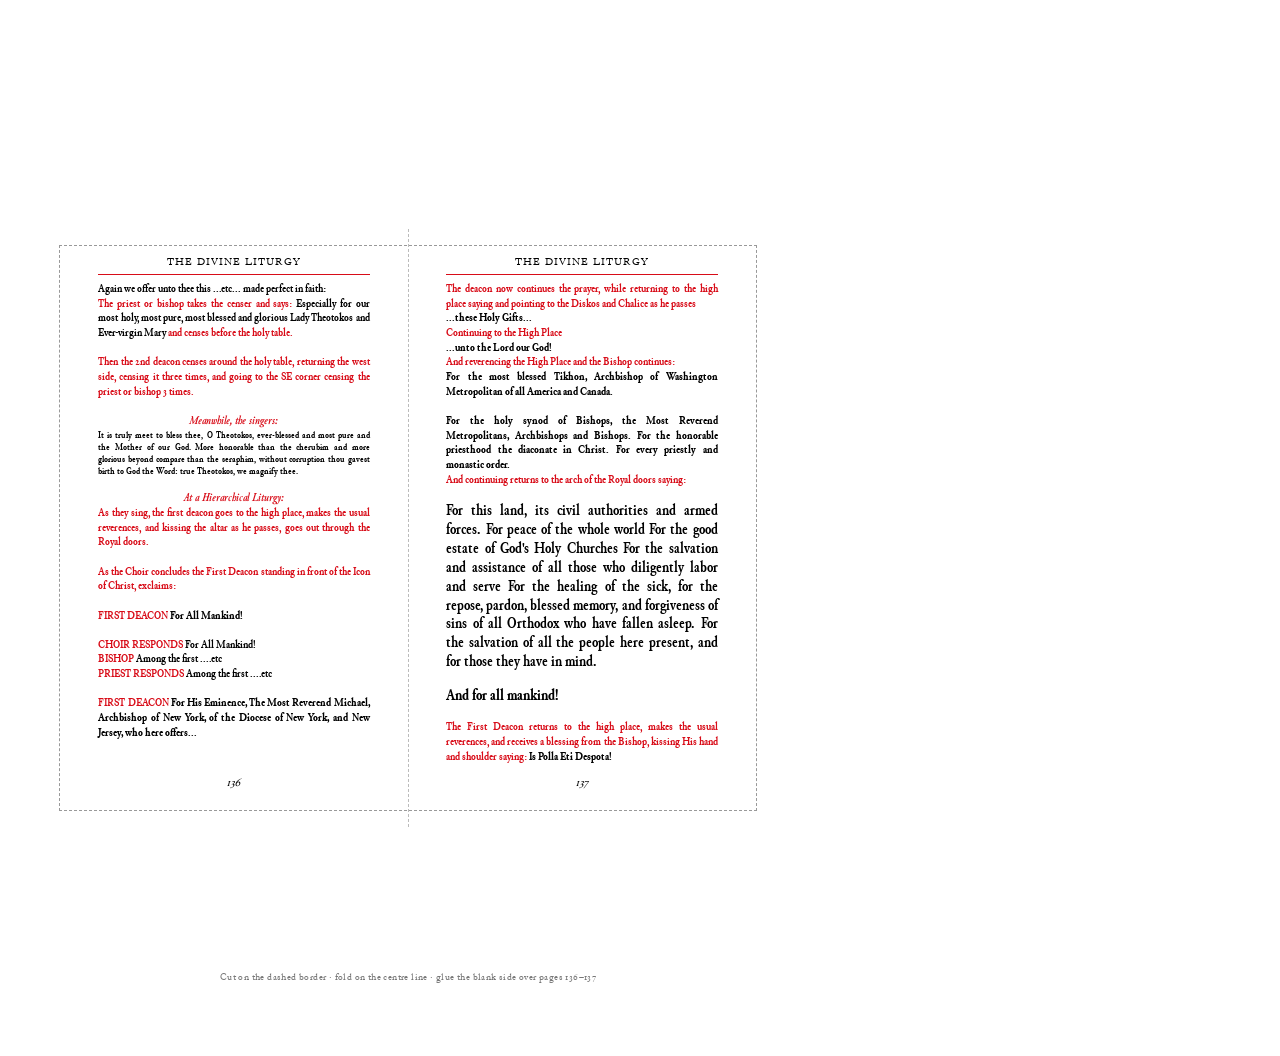
<file: booklet/insert.html>
<!-- built by make_insert.py from pages/136.txt -->
<meta charset="utf-8"><html lang="en">
<link rel="stylesheet" href="insert.css">
<div class="sheet">
  <div class="spread">
    <div class="leaf left">
      <div class="head">THE DIVINE LITURGY</div>
      <div class="folio">136</div>
    </div>
    <div class="leaf right">
      <div class="head">THE DIVINE LITURGY</div>
      <div class="folio">137</div>
    </div>
  <div class="flow small-body">
    <p>Again we offer unto thee this ...etc... made perfect in faith:</p>
    <p><span class="red">The priest or bishop takes the censer and says:</span> Especially for our most holy, most pure, most blessed and glorious Lady Theotokos and Ever-virgin Mary <span class="red">and censes before the holy table.</span></p>
    <p class="blank">&nbsp;</p>
    <p><span class="red">Then the 2nd deacon censes around the holy table, returning the west side, censing it three times, and going to the SE corner censing the priest or bishop 3 times.</span></p>
    <p class="blank">&nbsp;</p>
    <p class="label">Meanwhile, the singers:</p>
    <p class="small">It is truly meet to bless thee, O Theotokos, ever-blessed and most pure and the Mother of our God. More honorable than the cherubim and more glorious beyond compare than the seraphim, without corruption thou gavest birth to God the Word: true Theotokos, we magnify thee.</p>
    <p class="blank">&nbsp;</p>
    <p class="label">At a Hierarchical Liturgy:</p>
    <p><span class="red">As they sing, the first deacon goes to the high place, makes the usual reverences, and kissing the altar as he passes, goes out through the Royal doors.</span></p>
    <p class="blank">&nbsp;</p>
    <p><span class="red">As the Choir concludes the First Deacon standing in front of the Icon of Christ, exclaims:</span></p>
    <p class="blank">&nbsp;</p>
    <p><span class="red">FIRST DEACON</span> <strong>For All Mankind!</strong></p>
    <p class="blank">&nbsp;</p>
    <p><span class="red">CHOIR RESPONDS</span> For All Mankind!</p>
    <p><span class="red">BISHOP</span> Among the first ....etc</p>
    <p><span class="red">PRIEST RESPONDS</span> Among the first ....etc</p>
    <p class="blank">&nbsp;</p>
    <p><span class="red">FIRST DEACON</span> <strong>For His Eminence, The Most Reverend Michael, Archbishop of New York, of the Diocese of New York, and New Jersey, who here offers</strong>...</p>
    <p class="brk"><span class="red">The deacon now continues the prayer, while returning to the high place saying and pointing to the Diskos and Chalice as he passes</span></p>
    <p>...<strong>these Holy Gifts</strong>...</p>
    <p><span class="red">Continuing to the High Place</span></p>
    <p>...<strong>unto the Lord our God!</strong></p>
    <p><span class="red">And reverencing the High Place and the Bishop continues:</span></p>
    <p><strong>For the most blessed Tikhon, Archbishop of Washington Metropolitan of all America and Canada.</strong></p>
    <p class="blank">&nbsp;</p>
    <p><strong>For the holy synod of Bishops, the Most Reverend Metropolitans, Archbishops and Bishops. For the honorable priesthood the diaconate in Christ. For every priestly and monastic order.</strong></p>
    <p><span class="red">And continuing returns to the arch of the Royal doors saying:</span></p>
    <p class="blank">&nbsp;</p>
    <p class="normal">For this land, its civil authorities and armed forces. For peace of the whole world For the good estate of God&#x27;s Holy Churches For the salvation and assistance of all those who diligently labor and serve For the healing of the sick, for the repose, pardon, blessed memory, and forgiveness of sins of all Orthodox who have fallen asleep. For the salvation of all the people here present, and for those they have in mind.</p>
    <p class="blank">&nbsp;</p>
    <p class="normal"><strong>And for all mankind!</strong></p>
    <p class="blank">&nbsp;</p>
    <p><span class="red">The First Deacon returns to the high place, makes the usual reverences, and receives a blessing from the Bishop, kissing His hand and shoulder saying:</span> <strong>Is Polla Eti Despota!</strong></p>
  </div>
  </div>
  <div class="cut"></div>
  <div class="caption">Cut on the dashed border &middot; fold on the centre
    line &middot; glue the blank side over pages 136&ndash;137</div>
</div>
</file>
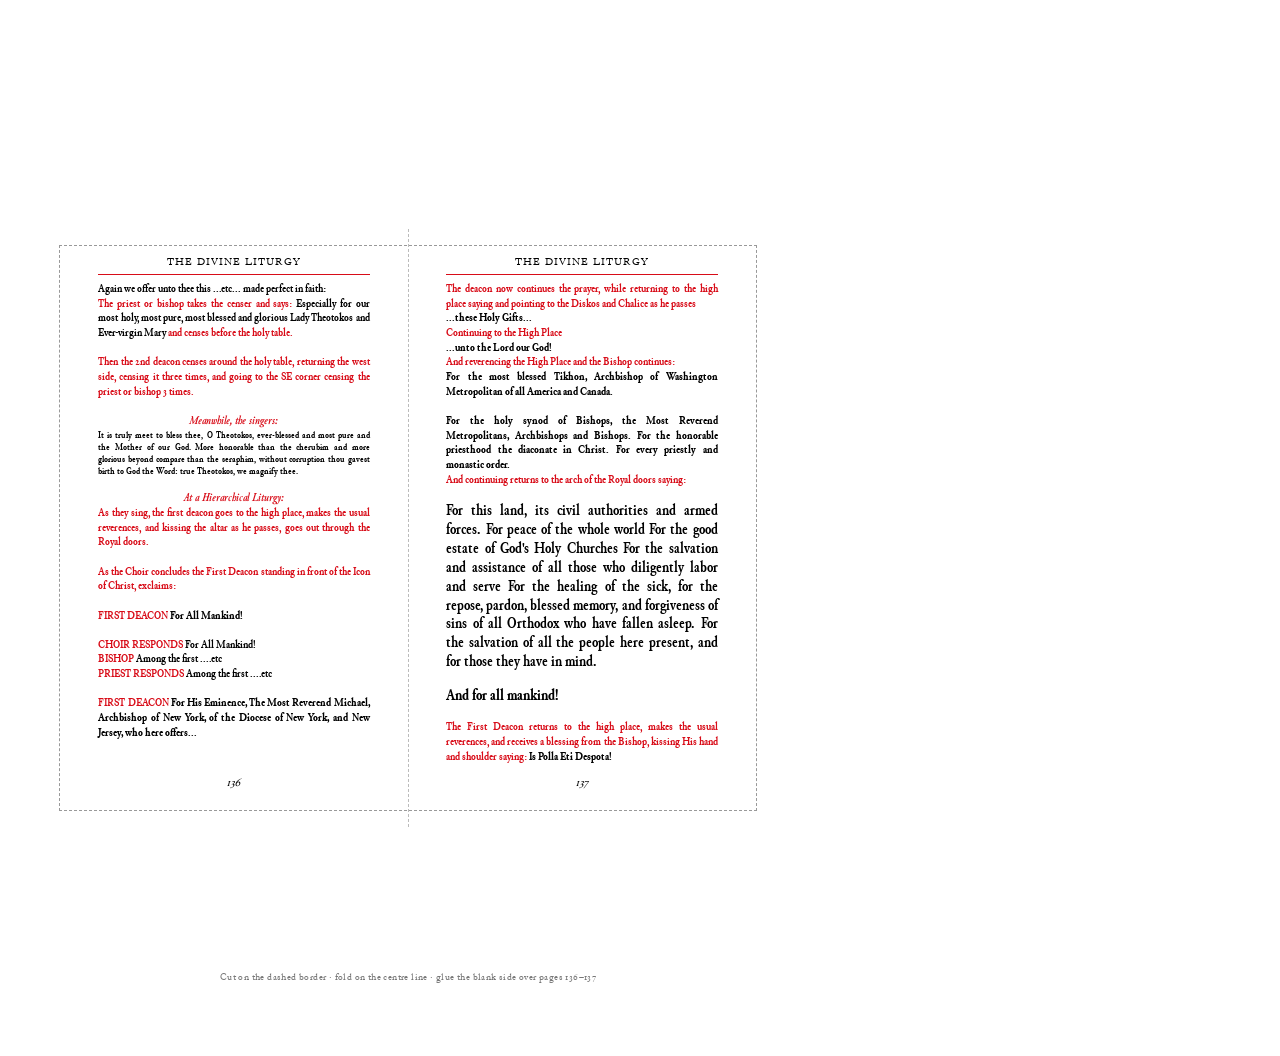
<file: booklet/insert_136.html>
<!-- built by make_insert.py from pages/136.txt -->
<meta charset="utf-8"><html lang="en">
<link rel="stylesheet" href="insert.css">
<style>:root{ --scale:1.0; --side:0.4in; --track:0; --text-top:0.386in; --foot:0.36in; --head-top:0.116in; --rule-top:0.176in; --folio-up:0.200in; }</style>
<div class="sheet">
  <div class="spread">
    <div class="leaf left">
      <div class="head">THE DIVINE LITURGY</div>
      <div class="folio">136</div>
    </div>
    <div class="leaf right">
      <div class="head">THE DIVINE LITURGY</div>
      <div class="folio">137</div>
    </div>
  <div class="flow small-body">
    <p>Again we offer unto thee this ...etc... made perfect in faith:</p>
    <p><span class="red">The priest or bishop takes the censer and says:</span> Especially for our most holy, most pure, most blessed and glorious Lady Theotokos and Ever-virgin Mary <span class="red">and censes before the holy table.</span></p>
    <p class="blank">&nbsp;</p>
    <p><span class="red">Then the 2nd deacon censes around the holy table, returning the west side, censing it three times, and going to the SE corner censing the priest or bishop 3 times.</span></p>
    <p class="blank">&nbsp;</p>
    <p class="label">Meanwhile, the singers:</p>
    <p class="small">It is truly meet to bless thee, O Theotokos, ever-blessed and most pure and the Mother of our God. More honorable than the cherubim and more glorious beyond compare than the seraphim, without corruption thou gavest birth to God the Word: true Theotokos, we magnify thee.</p>
    <p class="blank">&nbsp;</p>
    <p class="label">At a Hierarchical Liturgy:</p>
    <p><span class="red">As they sing, the first deacon goes to the high place, makes the usual reverences, and kissing the altar as he passes, goes out through the Royal doors.</span></p>
    <p class="blank">&nbsp;</p>
    <p><span class="red">As the Choir concludes the First Deacon standing in front of the Icon of Christ, exclaims:</span></p>
    <p class="blank">&nbsp;</p>
    <p><span class="red">FIRST DEACON</span> <strong>For All Mankind!</strong></p>
    <p class="blank">&nbsp;</p>
    <p><span class="red">CHOIR RESPONDS</span> For All Mankind!</p>
    <p><span class="red">BISHOP</span> Among the first ....etc</p>
    <p><span class="red">PRIEST RESPONDS</span> Among the first ....etc</p>
    <p class="blank">&nbsp;</p>
    <p><span class="red">FIRST DEACON</span> <strong>For His Eminence, The Most Reverend Michael, Archbishop of New York, of the Diocese of New York, and New Jersey, who here offers</strong>...</p>
    <p class="brk"><span class="red">The deacon now continues the prayer, while returning to the high place saying and pointing to the Diskos and Chalice as he passes</span></p>
    <p>...<strong>these Holy Gifts</strong>...</p>
    <p><span class="red">Continuing to the High Place</span></p>
    <p>...<strong>unto the Lord our God!</strong></p>
    <p><span class="red">And reverencing the High Place and the Bishop continues:</span></p>
    <p><strong>For the most blessed Tikhon, Archbishop of Washington Metropolitan of all America and Canada.</strong></p>
    <p class="blank">&nbsp;</p>
    <p><strong>For the holy synod of Bishops, the Most Reverend Metropolitans, Archbishops and Bishops. For the honorable priesthood the diaconate in Christ. For every priestly and monastic order.</strong></p>
    <p><span class="red">And continuing returns to the arch of the Royal doors saying:</span></p>
    <p class="blank">&nbsp;</p>
    <p class="normal">For this land, its civil authorities and armed forces. For peace of the whole world For the good estate of God&#x27;s Holy Churches For the salvation and assistance of all those who diligently labor and serve For the healing of the sick, for the repose, pardon, blessed memory, and forgiveness of sins of all Orthodox who have fallen asleep. For the salvation of all the people here present, and for those they have in mind.</p>
    <p class="blank">&nbsp;</p>
    <p class="normal"><strong>And for all mankind!</strong></p>
    <p class="blank">&nbsp;</p>
    <p><span class="red">The First Deacon returns to the high place, makes the usual reverences, and receives a blessing from the Bishop, kissing His hand and shoulder saying:</span> <strong>Is Polla Eti Despota!</strong></p>
  </div>
  </div>
  <div class="cut"></div>
  <div class="caption">Cut on the dashed border &middot; fold on the centre
    line &middot; glue the blank side over pages 136&ndash;137</div>
</div>
</file>
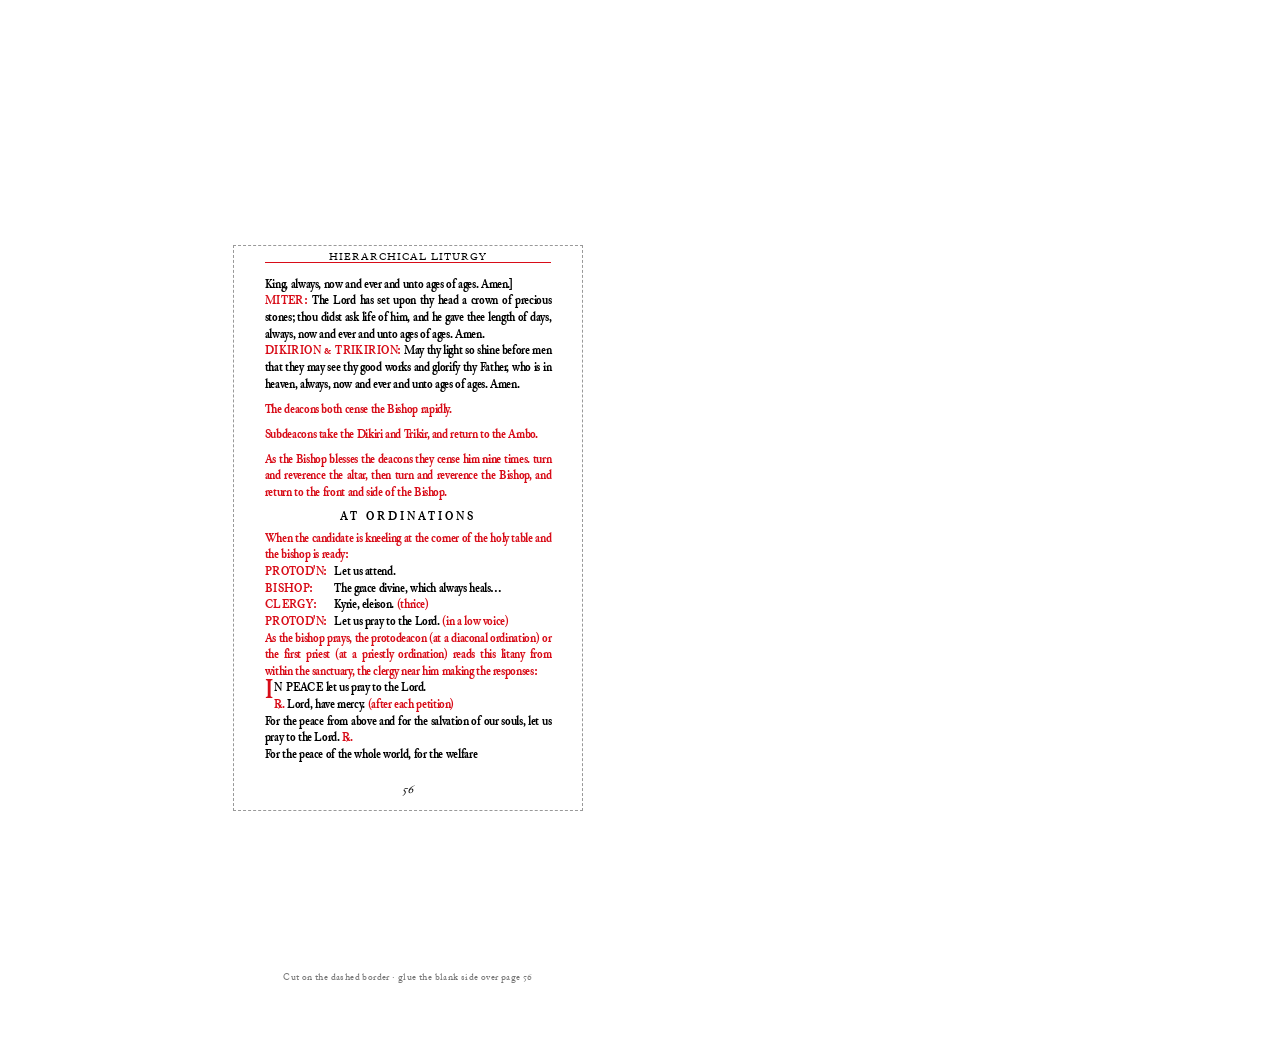
<file: booklet/insert_56.html>
<!-- built by make_insert.py from pages/56.txt -->
<meta charset="utf-8"><html lang="en">
<link rel="stylesheet" href="insert.css">
<style>:root{ --scale:0.88; --side:0.32in; --track:-0.026em; --text-top:0.32in; --foot:0.28in; --head-top:0.060in; --rule-top:0.110in; --folio-up:0.120in; }</style>
<div class="sheet">
  <div class="spread one">
    <div class="leaf left">
      <div class="head">HIERARCHICAL LITURGY</div>
      <div class="folio">56</div>
    </div>
  <div class="flow">
    <p class="flush">King, always, now and ever and unto ages of ages. Amen.]</p>
    <p class="speaker"><span class="who">MITER</span> The Lord has set upon thy head a crown of precious stones; thou didst ask life of him, and he gave thee length of days, always, now and ever and unto ages of ages. Amen.</p>
    <p class="speaker"><span class="who">DIKIRION &amp; TRIKIRION</span> May thy light so shine before men that they may see thy good works and glorify thy Father, who is in heaven, always, now and ever and unto ages of ages. Amen.</p>
    <p class="halfblank">&nbsp;</p>
    <p class="rubric">The deacons both cense the Bishop rapidly.</p>
    <p class="halfblank">&nbsp;</p>
    <p class="rubric">Subdeacons take the Dikiri and Trikir, and return to the Ambo.</p>
    <p class="halfblank">&nbsp;</p>
    <p class="rubric">As the Bishop blesses the deacons they cense him <strong>nine</strong> times. turn and reverence the altar, then turn and reverence the Bishop, and return to the front and side of the Bishop.</p>
    <p class="title">AT ORDINATIONS</p>
    <p class="rubric">When the candidate is kneeling at the corner of the holy table and the bishop is ready:</p>
    <p class="dialogue"><span class="who">PROTOD&#x27;N</span><span class="said">Let us attend.</span><span class="who">BISHOP</span><span class="said">The grace divine, which always heals…</span><span class="who">CLERGY</span><span class="said">Kyrie, eleison. <span class="red">(thrice)</span></span><span class="who">PROTOD&#x27;N</span><span class="said">Let us pray to the Lord. <span class="red">(in a low voice)</span></span></p>
    <p class="rubric">As the bishop prays, the protodeacon (at a diaconal ordination) or the first priest (at a priestly ordination) reads this litany from within the sanctuary, the clergy near him making the responses:</p>
    <p class="dropcap"><span class="initial">I</span><span class="opening">N PEACE</span> let us pray to the Lord.</p>
    <p class="flush"><span class="red">℞.</span> Lord, have mercy. <span class="red">(after each petition)</span></p>
    <p>For the peace from above and for the salvation of our souls, let us pray to the Lord. <span class="red">℞.</span></p>
    <p>For the peace of the whole world, for the welfare</p>
  </div>
  </div>
  <div class="cut one"></div>
  <div class="caption">Cut on the dashed border &middot; glue the blank side
    over page 56</div>
</div>
</file>
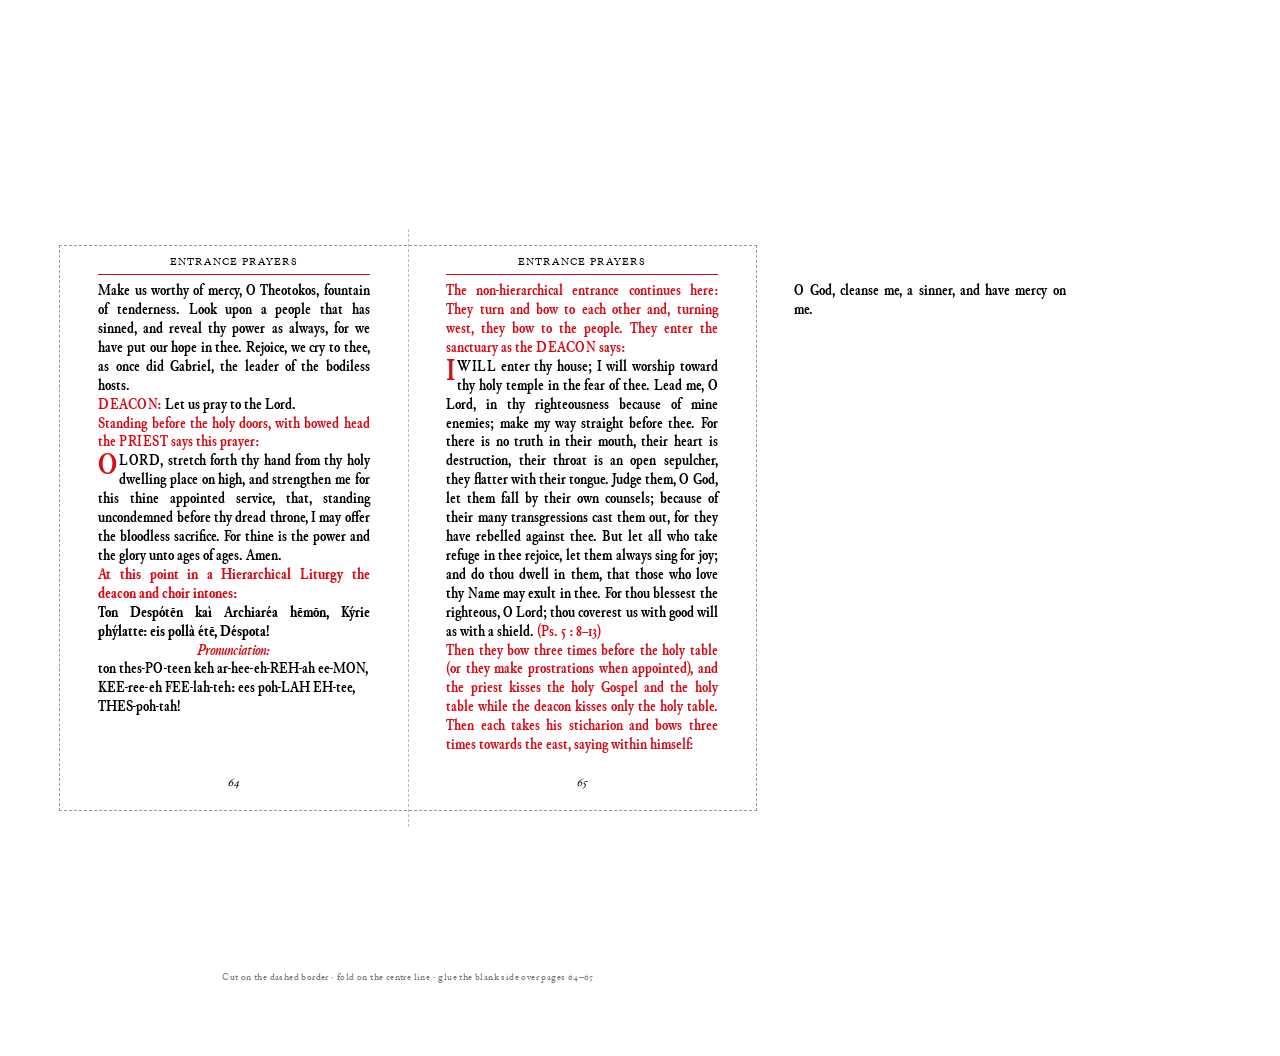
<file: booklet/insert_64.html>
<!-- built by make_insert.py from pages/64.txt -->
<meta charset="utf-8"><html lang="en">
<link rel="stylesheet" href="insert.css">
<style>:root{ --scale:1.0; --side:0.4in; --track:0; --text-top:0.386in; --foot:0.36in; --head-top:0.116in; --rule-top:0.176in; --folio-up:0.200in; }</style>
<div class="sheet">
  <div class="spread">
    <div class="leaf left">
      <div class="head">ENTRANCE PRAYERS</div>
      <div class="folio">64</div>
    </div>
    <div class="leaf right">
      <div class="head">ENTRANCE PRAYERS</div>
      <div class="folio">65</div>
    </div>
  <div class="flow">
    <p class="flush">Make us worthy of mercy, O Theotokos, fountain of tenderness. Look upon a people that has sinned, and reveal thy power as always, for we have put our hope in thee. Rejoice, we cry to thee, as once did Gabriel, the leader of the bodiless hosts.</p>
    <p class="speaker"><span class="who">DEACON</span> Let us pray to the Lord.</p>
    <p class="rubric">Standing before the holy doors, with bowed head the <span class="sc">PRIEST</span> says this prayer:</p>
    <p class="dropcap"><span class="initial">O</span><span class="opening"><span class="sc">LORD</span>,</span> stretch forth thy hand from thy holy dwelling place on high, and strengthen me for this thine appointed service, that, standing uncondemned before thy dread throne, I may offer the bloodless sacrifice. For thine is the power and the glory unto ages of ages. Amen.</p>
    <p class="rubric"><strong>At this point in a Hierarchical Liturgy the deacon and choir intones:</strong></p>
    <p><strong>Ton Despótēn kaì Archiaréa hēmōn, Kýrie phýlatte: eis pollà étē, Déspota!</strong></p>
    <p class="label">Pronunciation:</p>
    <p class="lines">ton thes-PO-teen keh ar-hee-eh-REH-ah ee-MON,<br>KEE-ree-eh FEE-lah-teh: ees poh-LAH EH-tee, THES-poh-tah!</p>
    <p class="rubric brk">The non-hierarchical entrance continues here: They turn and bow to each other and, turning west, they bow to the people. They enter the sanctuary as the <span class="sc">DEACON</span> says:</p>
    <p class="dropcap"><span class="initial">I</span><span class="opening"><span class="sc">WILL</span></span> enter thy house; I will worship toward thy holy temple in the fear of thee. Lead me, O Lord, in thy righteousness because of mine enemies; make my way straight before thee. For there is no truth in their mouth, their heart is destruction, their throat is an open sepulcher, they flatter with their tongue. Judge them, O God, let them fall by their own counsels; because of their many transgressions cast them out, for they have rebelled against thee. But let all who take refuge in thee rejoice, let them always sing for joy; and do thou dwell in them, that those who love thy Name may exult in thee. For thou blessest the righteous, O Lord; thou coverest us with good will as with a shield. <span class="red">(Ps. 5 : 8–13)</span></p>
    <p class="rubric">Then they bow three times before the holy table (or they make prostrations when appointed), and the priest kisses the holy Gospel and the holy table while the deacon kisses only the holy table. Then each takes his sticharion and bows three times towards the east, saying within himself:</p>
    <p class="flush">O God, cleanse me, a sinner, and have mercy on me.</p>
  </div>
  </div>
  <div class="cut"></div>
  <div class="caption">Cut on the dashed border &middot; fold on the centre
    line &middot; glue the blank side over pages 64&ndash;65</div>
</div>
</file>
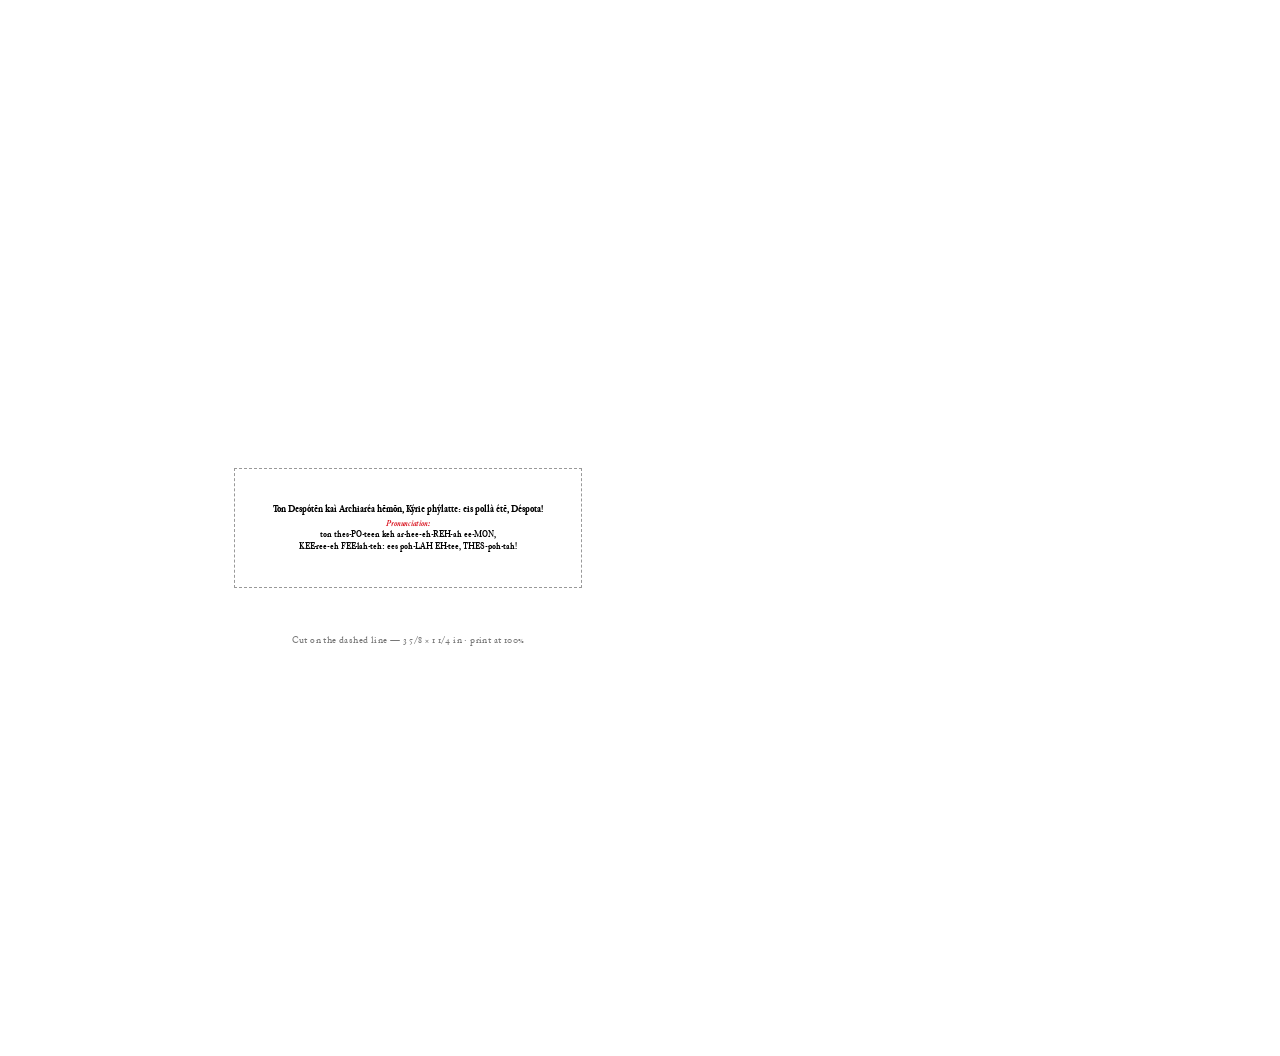
<file: booklet/label_is_polla.html>
<!-- built by make_label.py from labels/is_polla.txt -->
<meta charset="utf-8"><html lang="en">
<link rel="stylesheet" href="label.css">
<style>.tag{ width:3.625in; height:1.25in }</style>
<div class="sheet">
  <div class="tag">
    <p class="say"><strong>Ton Despótēn kaì Archiaréa hēmōn, Kýrie phýlatte: eis pollà étē, Déspota!</strong></p>
    <p class="label">Pronunciation:</p>
    <p class="lines">ton thes-PO-teen keh ar-hee-eh-REH-ah ee-MON,<br>KEE-ree-eh FEE-lah-teh: ees poh-LAH EH-tee, THES-poh-tah!</p>
  </div>
  <div class="caption">Cut on the dashed line &mdash; 3 5/8 &times;
    1 1/4 in &middot; print at 100%</div>
</div>
</file>
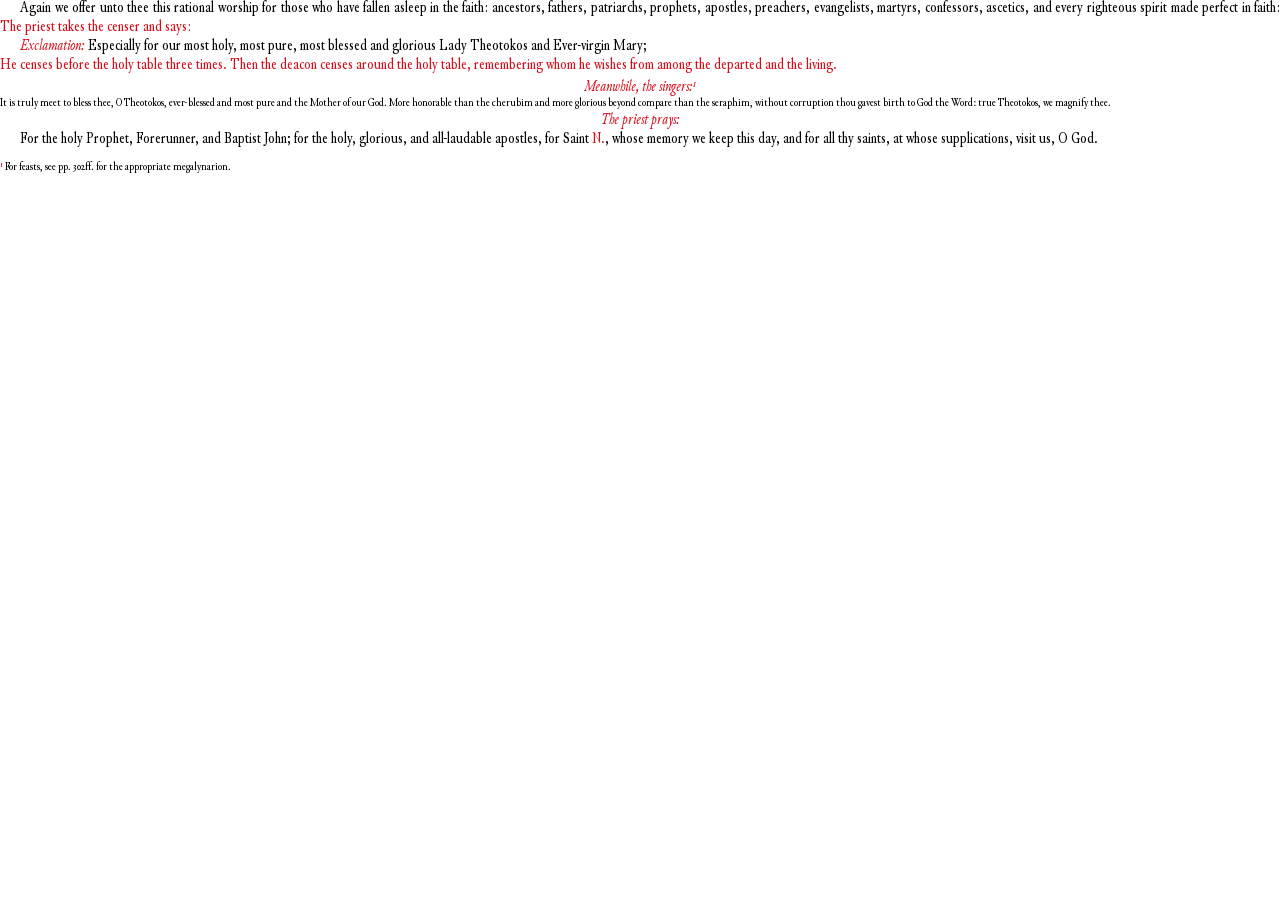
<file: booklet/test_p136.html>
<meta charset="utf-8"><html lang="en"><link rel="stylesheet" href="booklet.css">
<p>Again we offer unto thee this rational worship for those who have fallen
asleep in the faith: ancestors, fathers, patriarchs, prophets, apostles,
preachers, evangelists, martyrs, confessors, ascetics, and every righteous
spirit made perfect in faith: <span class="red">The priest takes the censer and
says:</span></p>
<p><span class="lead">Exclamation:</span> Especially for our most holy, most
pure, most blessed and glorious Lady Theotokos and Ever-virgin Mary;</p>
<p class="rubric">He censes before the holy table three times. Then the deacon
censes around the holy table, remembering whom he wishes from among the departed
and the living.</p>
<p class="label">Meanwhile, the singers:<sup>1</sup></p>
<p class="small">It is truly meet to bless thee, O Theotokos, ever-blessed and
most pure and the Mother of our God. More honorable than the cherubim and more
glorious beyond compare than the seraphim, without corruption thou gavest birth
to God the Word: true Theotokos, we magnify thee.</p>
<p class="label">The priest prays:</p>
<p>For the holy Prophet, Forerunner, and Baptist John; for the holy, glorious,
and all-laudable apostles, for Saint <span class="red">N.</span>, whose memory we
keep this day, and for all thy saints, at whose supplications, visit us, O God.</p>
<p class="note"><sup>1</sup> For feasts, see pp. 302ff. for the appropriate
megalynarion.</p>
</file>
<file: booklet/insert.css>
/* The replacement spread: one sheet, printed on ONE side, carrying page 136
   on the left and 137 on the right. It folds down the middle into the gutter
   and its blank back is glued over the two existing pages, so the printed
   side faces the reader and there is no duplex to get wrong.

   Everything inside a .leaf is the book's own geometry, measured in SPEC.md. */
/* Junicode's VARIABLE font, so the weight is a dial rather than three fixed
   steps. It is a Jenson revival with very fine hairlines, and at 9pt the black
   text printed washed out — the printer thinning the strokes, not a fault in
   the file.

   wdth 75 is the condensed width, and reproduces the static condensed cut
   exactly: 13.79% ink against 13.74%, the same passage in the same 7 lines.
   Every weight from 500 to 700 also sets in 7 lines, so darkness costs nothing
   in layout. Measured ink at 9pt on the book's measure:

       wght 500  13.8%   (was CondMedium)
       wght 550  14.7%
       wght 600  15.5%   (was CondSemiBold)
       wght 650  16.3%
       wght 700  17.2%   (the axis maximum)

   Turn --w-body up if it still prints light. --w-bold has to stay clear of it,
   which is the reason for the variable font: with the static cuts, bold was
   SemiBold and any darker body collided with it. */
@font-face{ font-family:Junicode; src:url("fonts/JunicodeVF-Roman.ttf"); }
@font-face{ font-family:Junicode; font-style:italic;
            src:url("fonts/JunicodeVF-Italic.ttf"); }

:root{
  --red:#d80c18;
  --w-body:600; --w-bold:700;   /* the weight dial, see above */
  --leaf-w:3.625in; --leaf-h:5.875in;
  /* How much of the book's own type size this page uses. 1 matches the
     facing pages exactly, which is what an insert wants; below that it is
     visibly smaller, and the only reason to go there is that the words will
     not otherwise fit. Set per page with `scale:`. */
  --scale:1;
  /* Tracking, for pulling up a widow. Justified text cannot fix a last word
     stranded on its own line by resizing — smaller type simply stretches the
     same words wider — but a percent of an em taken off the letter spacing
     will do it, and is invisible at that size. Set per page with `tracking:`. */
  --track:0;
  /* The head and folio sit where the book puts them by default. A page whose
     text will not otherwise fit can move them toward the trim and take the
     difference as text — set with `trim:`, per page, so a change here cannot
     reach a page that was already settled. */
  --head-top:0.115in; --rule-top:0.175in; --folio-up:0.20in;
  --side:0.40in;                 /* left and right margin, from the scan */
  --text-top:0.386in;            /* first body line — the book's own */
  --foot:0.36in;                 /* page number sits in here */
}

@page{ size: letter; margin:0; }
html,body{ margin:0; padding:0 }
body{ font-family:Junicode, serif; color:#000; }

.sheet{
  width:8.5in; height:11in; position:relative;
}
.spread{
  position:absolute; left:50%; top:50%;
  transform:translate(-50%,-50%);
  width:calc(var(--leaf-w) * 2); height:var(--leaf-h);
}
/* the fold, down the middle — printed faint so it can be creased accurately
   and still disappear into the gutter */
/* one leaf: no fold, and the flow is a single column */
.spread.one{ width:var(--leaf-w) }
.spread.one::after{ display:none }
.spread.one .flow{ column-count:1 }
.cut.one{ width:var(--leaf-w) }
.spread::after{
  content:""; position:absolute; left:50%; top:-0.18in; bottom:-0.18in;
  border-left:0.3pt dashed #bbb;
}
/* The text is ONE stream flowing across both leaves rather than two files
   split by hand. Two columns of exactly the book's measure —
   (7.25in - 0.8in gap) / 2 = 2.825in = the 203.5pt measured off the page —
   and column-fill:balance divides it evenly between them, so an edit
   redistributes itself instead of shoving a hand-made break along. The gap is
   the two facing margins, 0.40in each. */
.flow{
  /* STATIC, deliberately. WeasyPrint does not apply multi-column layout to an
     absolutely positioned box — it silently lays the text out in one column
     the full width of the element, which here ran straight across both leaves.
     Tested: static + auto height and static + fixed height both column; the
     same rule with position:absolute does not, with or without a height.
     Padding rather than margin for the top offset, so it cannot collapse. */
  margin:0 var(--side);
  box-sizing:border-box;
  padding-top:var(--text-top);
  height:calc(var(--leaf-h) - var(--foot));
  column-count:2; column-gap:calc(var(--side) * 2); column-fill:balance;
  --lh:calc(14.2pt * var(--scale));
  font-size:calc(11.7pt * var(--scale));
  line-height:var(--lh);
  text-align:justify; hyphens:auto;
  font-variation-settings:"wght" var(--w-body), "wdth" 75;
  letter-spacing:var(--track);
}
/* font-weight is left alone and the axis does the work, so <strong> cannot be
   synthesised into a smeared fake bold */
.flow strong{ font-weight:normal;
              font-variation-settings:"wght" var(--w-bold), "wdth" 75 }
/* the running head, rule and folio sit OVER each half — they are page
   furniture, not part of the flow */
.leaf{
  position:absolute; top:0;
  width:var(--leaf-w); height:var(--leaf-h);
  box-sizing:border-box;
}
.leaf.left{ left:0 }
.leaf.right{ left:var(--leaf-w) }
/* Measured off the scan: the running head sits 0.115in from the head of the
   page, the red rule at 0.29in, the first body line at 0.386in. The rule is a
   separate absolutely-placed element rather than a border on the head, so its
   position is the measured one and does not drift with the head's line box. */
.leaf > .head{
  position:absolute; left:var(--side); right:var(--side); top:var(--head-top);
  font-size:8.6pt; line-height:1; letter-spacing:.09em; text-align:center;
}
.leaf > .head::after{
  content:""; position:absolute; left:0; right:0; top:var(--rule-top);
  border-top:0.64pt solid var(--red);
}
.leaf > .folio{
  position:absolute; left:0; right:0; bottom:var(--folio-up);
  text-align:center; font-style:italic; font-size:9pt;
}
/* no first-line indent — the user's choice for this insert */
.flow p{ margin:0; text-indent:0 }
.flow p.flush{ text-indent:0 }
/* a list of petitions: each on its own line, no indent, not justified — a
   short petition stretched across the measure looks like an error */
.flow p.lines{ text-indent:0; text-align:left }
/* `blank:` — an empty line at whatever leading is in force around it,
   and `halfblank:` for half of one, where a full line opens too big a gap */
.flow p.blank{ text-indent:0 }
.flow p.halfblank{ text-indent:0; line-height:calc(var(--lh) / 2) }
/* `rule:` — a divider. A row of hyphens sets as hyphens; this is a rule. */
.flow p.rule{
  text-indent:0; border:0; border-top:0.5pt solid var(--red);
  width:38%; margin:0.45em auto; height:0; overflow:hidden; color:transparent;
}

/* ---- page 56's devices ------------------------------------------------ */
/* a speaker's name, red small caps, running into what is said */
.who{ color:var(--red); font-variant:small-caps; letter-spacing:.03em }
.sc{ font-variant:small-caps; letter-spacing:.03em }
.who::after{ content:":" }
.flow p.speaker{ text-indent:0 }
/* several speakers with their words aligned in a column of their own */
.flow p.dialogue{
  text-indent:0; display:grid; grid-template-columns:max-content 1fr;
  column-gap:.5em; row-gap:0; text-align:left;
}
/* a centred letterspaced heading, as AT ORDINATIONS */
.flow p.title{
  text-indent:0; text-align:center; letter-spacing:.22em;
  margin:.55em 0 .35em;
}
/* a paragraph opening with a large red initial, the first words in small caps */
.flow p.dropcap{ text-indent:0 }
.initial{
  color:var(--red); float:left; font-size:2.05em; line-height:.86;
  padding:0 .06em 0 0;
}
.opening{ font-variant:small-caps; letter-spacing:.02em }
/* `break:` — force what follows onto the second leaf. Balance normally picks
   the fold on height alone, which can part a rubric from its response. */
.flow p.brk{ break-before:column }
/* `size: small` in the page file sets the whole spread in the smaller type;
   `normal:` on a paragraph brings it back to body size for the part that has
   to be read aloud continuously. */
.flow.small-body{ --lh:calc(11pt * var(--scale));
                  font-size:calc(9pt * var(--scale));
                  line-height:var(--lh) }
/* `small:` has to be smaller than whatever surrounds it. With the spread set
   small it was 9pt — the same as the body — so it was not small at all. The
   choir's hymn is printed for reference; they sing from their own music. */
.flow.small-body p.small{ font-size:7.4pt; line-height:9pt }
.flow.small-body p.normal{ font-size:11.7pt; line-height:14.2pt }
.flow p.normal{ font-size:11.7pt; line-height:14.2pt }
.flow p.rubric{ color:var(--red); text-indent:0 }
.flow p.label{ color:var(--red); font-style:italic; text-align:center;
               text-indent:0 }
.red{ color:var(--red) }
.lead{ color:var(--red); font-style:italic }
.flow p.small{ font-size:9pt; line-height:11pt; text-indent:0 }
.flow p.note{ font-size:9pt; line-height:11pt; text-indent:0; margin-top:6pt }
sup{ color:var(--red); font-size:.7em; vertical-align:.35em }

/* cut line for the sheet, outside the spread so it goes with the offcut */
.cut{
  position:absolute; left:50%; top:50%; transform:translate(-50%,-50%);
  width:calc(var(--leaf-w) * 2); height:var(--leaf-h);
  border:0.5pt dashed #999; pointer-events:none;
}
.caption{
  position:absolute; left:0; right:0; bottom:0.75in; text-align:center;
  font-size:7.5pt; color:#777; letter-spacing:.04em;
}
</file>
<file: booklet/label.css>
/* A glue-on label: one to a sheet, centred, with the dashed cut line the rest
   of this project uses. Same face, weights and red as the insert. */
@font-face{ font-family:Junicode; src:url("fonts/JunicodeVF-Roman.ttf"); }
@font-face{ font-family:Junicode; font-style:italic;
            src:url("fonts/JunicodeVF-Italic.ttf"); }

:root{
  --red:#d80c18;
  --w-body:600; --w-bold:700;
  --pad:0.07in;            /* room inside the cut, so nothing sits on the line */
}
@page{ size:letter; margin:0 }
html,body{ margin:0; padding:0 }
body{ font-family:Junicode, serif; color:#000 }

.sheet{ width:8.5in; height:11in; position:relative }
/* `.tag`, not `.label` — the paragraph kind `label:` also produces class
   "label", and when the container shared the name the red cue inherited its
   absolute centring and printed on top of the words. */
.tag{
  position:absolute; left:50%; top:50%; transform:translate(-50%,-50%);
  box-sizing:border-box; padding:var(--pad);
  border:0.6pt dashed #999;
  text-align:center; overflow:hidden;
  display:flex; flex-direction:column; justify-content:center;
  font-variation-settings:"wght" var(--w-body), "wdth" 75;
}
.tag p{ margin:0 }
/* the words themselves — bold, as everywhere else for what is said aloud */
.tag p.say{
  font-size:8.4pt; line-height:10pt;
  font-variation-settings:"wght" var(--w-bold), "wdth" 75;
}
.tag p.label{
  color:var(--red); font-style:italic; font-size:6.6pt; line-height:8pt;
  margin-top:2.5pt;
}
.tag p.lines{ font-size:7.4pt; line-height:8.8pt }
.caption{
  position:absolute; left:0; right:0; top:calc(50% + 1.1in);
  text-align:center; font-size:7.5pt; color:#777; letter-spacing:.04em;
}
</file>
<file: booklet/booklet.css>
/* Measured off the scan of p.136 — see CLAUDE.md. Sizes are in points because
   that is how the original was set; the page is 3 5/8 x 5 7/8 in. */
@font-face{ font-family:Junicode; src:url("fonts/Junicode-Cond.ttf"); }
@font-face{ font-family:Junicode; font-style:italic;
            src:url("fonts/Junicode-CondItalic.ttf"); }
@font-face{ font-family:Junicode; font-weight:bold;
            src:url("fonts/Junicode-Bold.ttf"); }

:root{ --red:#d80c18; }

@page{
  size: 3.625in 5.875in;
  margin: 0.386in 0.40in 0.36in 0.40in;   /* measure comes out at 203.5pt */
  @top-center{
    content: "THE DIVINE LITURGY";
    font-family:Junicode, serif; font-size:8.6pt; letter-spacing:.09em;
    color:#000; width:100%; text-align:center;
    border-bottom:0.64pt solid var(--red);
    padding-bottom:6.8pt; vertical-align:bottom;
  }
  @bottom-center{
    content: counter(page);
    font-family:Junicode, serif; font-style:italic; font-size:9pt; color:#000;
  }
}

body{
  font-family:Junicode, serif; font-size:11.7pt; line-height:14.2pt;
  color:#000; margin:0; text-align:justify; hyphens:auto;
}
p{ margin:0; text-indent:15pt; }
p.flush{ text-indent:0 }
.red{ color:var(--red) }
p.rubric{ color:var(--red); text-indent:0 }
p.label{ color:var(--red); font-style:italic; text-align:center;
         text-indent:0 }
.lead{ color:var(--red); font-style:italic }         /* Exclamation: */
p.small{ font-size:9pt; line-height:11pt; text-indent:0; text-align:justify }
p.note{ font-size:9pt; line-height:11pt; text-indent:0; margin-top:6pt }
sup{ color:var(--red); font-size:.7em; vertical-align:.35em }
</file>
